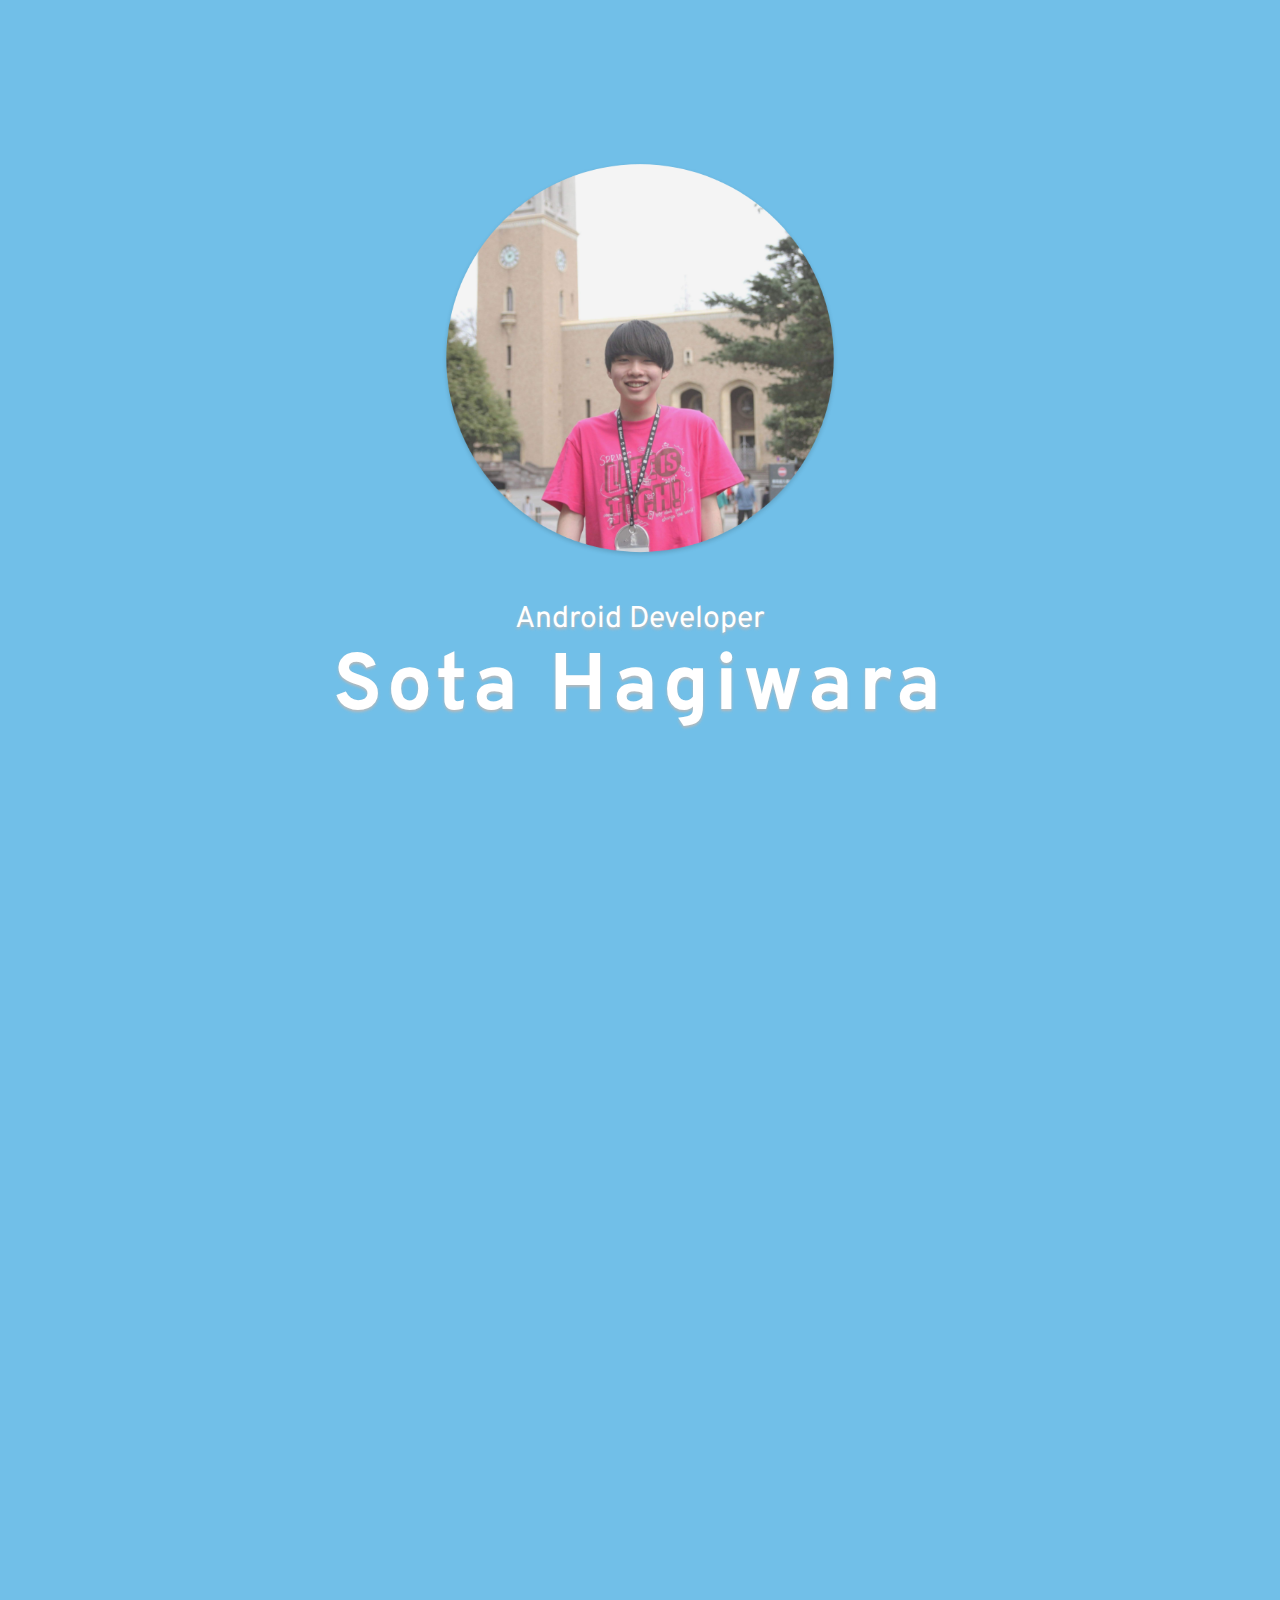
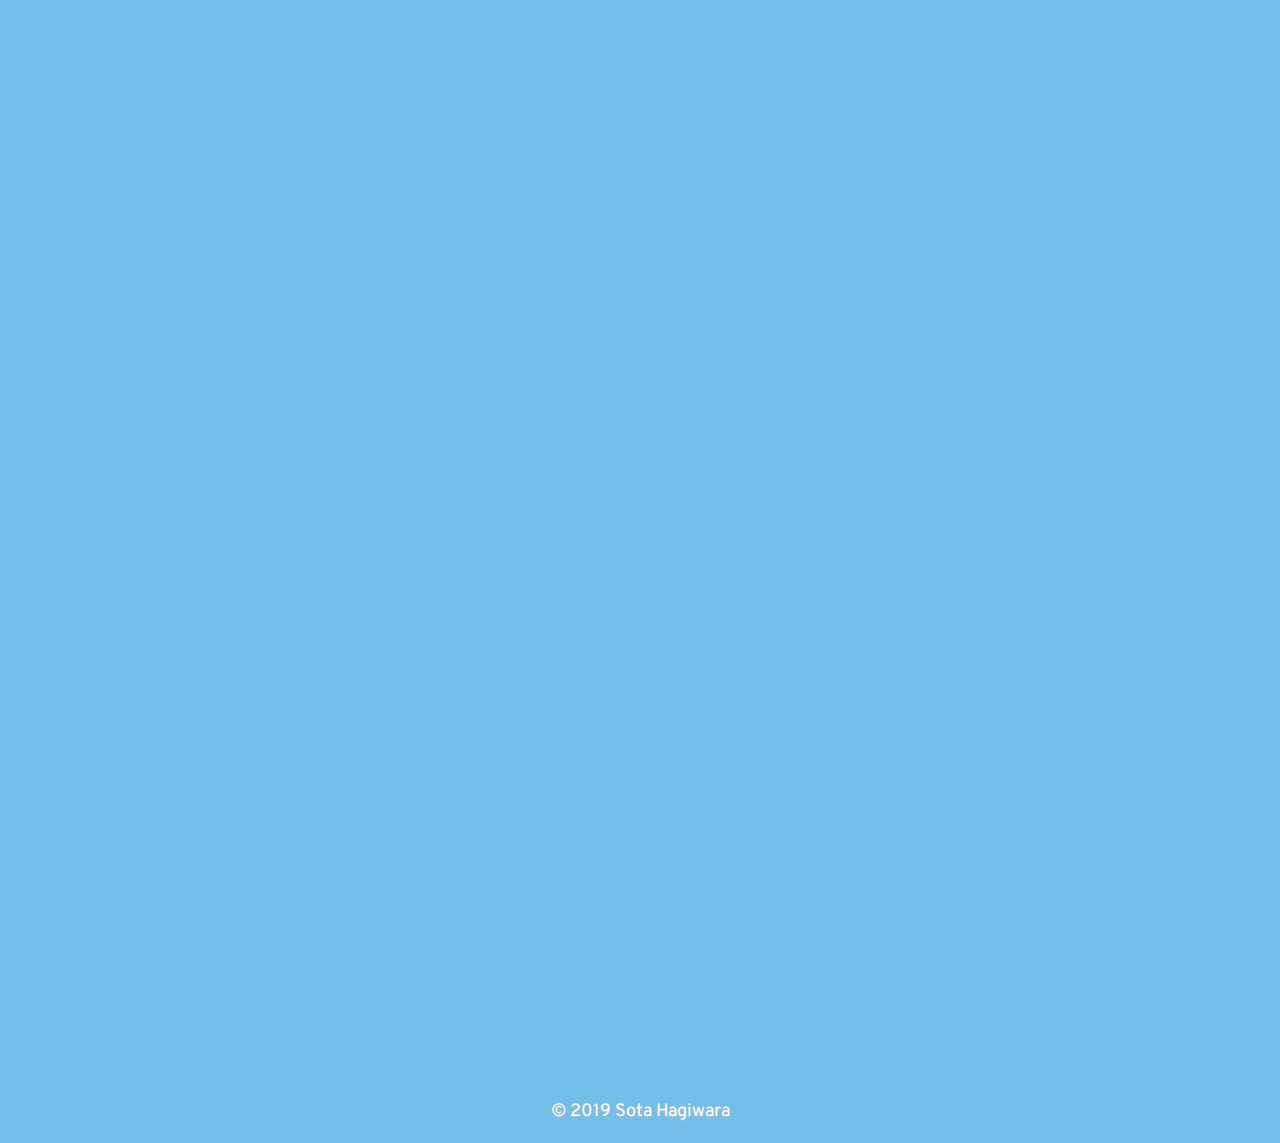
<file: index.html>
<!DOCTYPE html>
<html lang="jp">

<head>
    <meta charset="UTF-8">
    <title>Sota Hagiwara PortFolio</title>
    <link rel="apple-touch-icon" sizes="180x180" href="favicon/apple-touch-icon.png">
    <link rel="icon" type="image/png" sizes="32x32" href="favicon/favicon-32x32.png">
    <link rel="icon" type="image/png" sizes="16x16" href="favicon/favicon-16x16.png">
    <link rel="manifest" href="favicon/site.webmanifest">
    <link rel="mask-icon" href="favicon/safari-pinned-tab.svg" color="#5bbad5">
    <link rel="shortcut icon" href="favicon/favicon.ico">
    <meta name="msapplication-TileColor" content="#ffffff">
    <meta name="msapplication-config" content="favicon/browserconfig.xml">
    <meta name="theme-color" content="#ffffff">

    <meta property="og:url" content="https://soprog.me/" />
    <meta property="og:title" content="Sota Hagiwara PortFolio" />
    <meta property="og:image" content="https://soprog.me/ogp/ogp.png" />
    <meta property="og:description" content="Sota Hagiwaraのポートフォリオサイトです。" />

    <meta name="twitter:card" content="summary_large_image" />
    <meta name="twitter:site" content="@___soprog" />

    <meta property="fb:app_id" content="322604801733327" />
    <script src="https://ajax.googleapis.com/ajax/libs/jquery/2.1.4/jquery.min.js"></script>
    <link href="https://fonts.googleapis.com/css?family=Noto+Sans+JP:500,300|Overpass:400,900" rel="stylesheet">
    <link rel="stylesheet" href="css/index.css">

</head>

<body>
    <div class="top">
        <img src="img/my_image.png">
        <p>Android Developer</p>
        <h1>Sota Hagiwara</h1>
    </div>
    <div class="profile">
        <h6>Profile</h6>
        <p>16 years old</p>
        <p>N High School</p>
        <p>Android Developer</p>
        <h6>skills</h6>
        <div class="skillcontainer">
            <div class="skill">
                <h4>Kotlin</h4>
                <p><span>★★</span>★</p>
            </div>
            <div class="skill">
                <h4>Android</h4>
                <p><span>★★</span>☆</p>
            </div>
            <div class="skill">
                <h4>Java</h4>
                <p><span>★★</span>☆</p>
            </div>
        </div>
    </div>
    <div class="works">
        <h6>Works</h6>
        <div class="workscontainer">
            <a href="colorcode.html">
                <div class="work">
                    <h4>ColorCode</h4>
                    <img src="img/image1.svg">
                </div>
            </a>
            <div class="work">
                <h4>comming soon</h4>
            </div>
            <div class="work">
                <h4>comming soon</h4>
            </div>
        </div>
    </div>
    <div class="sns">
        <div class="snscontainer">
            <a href="https://www.facebook.com/profile.php?id=100022591183285" target="_blank"> <img src="img/facebook.svg"></a>
            <a href="https://github.com/souta0104" target="_blank"> <img src=img/github.svg> </a> <a href="https://twitter.com/___soprog" target="_blank"> <img src="img/twitter.svg"></a>
        </div>
    </div>
    <footer>
        <p>© 2019 Sota Hagiwara</p>
    </footer>
    <script src="js/index.js"></script>
</body>

</html>
</file>
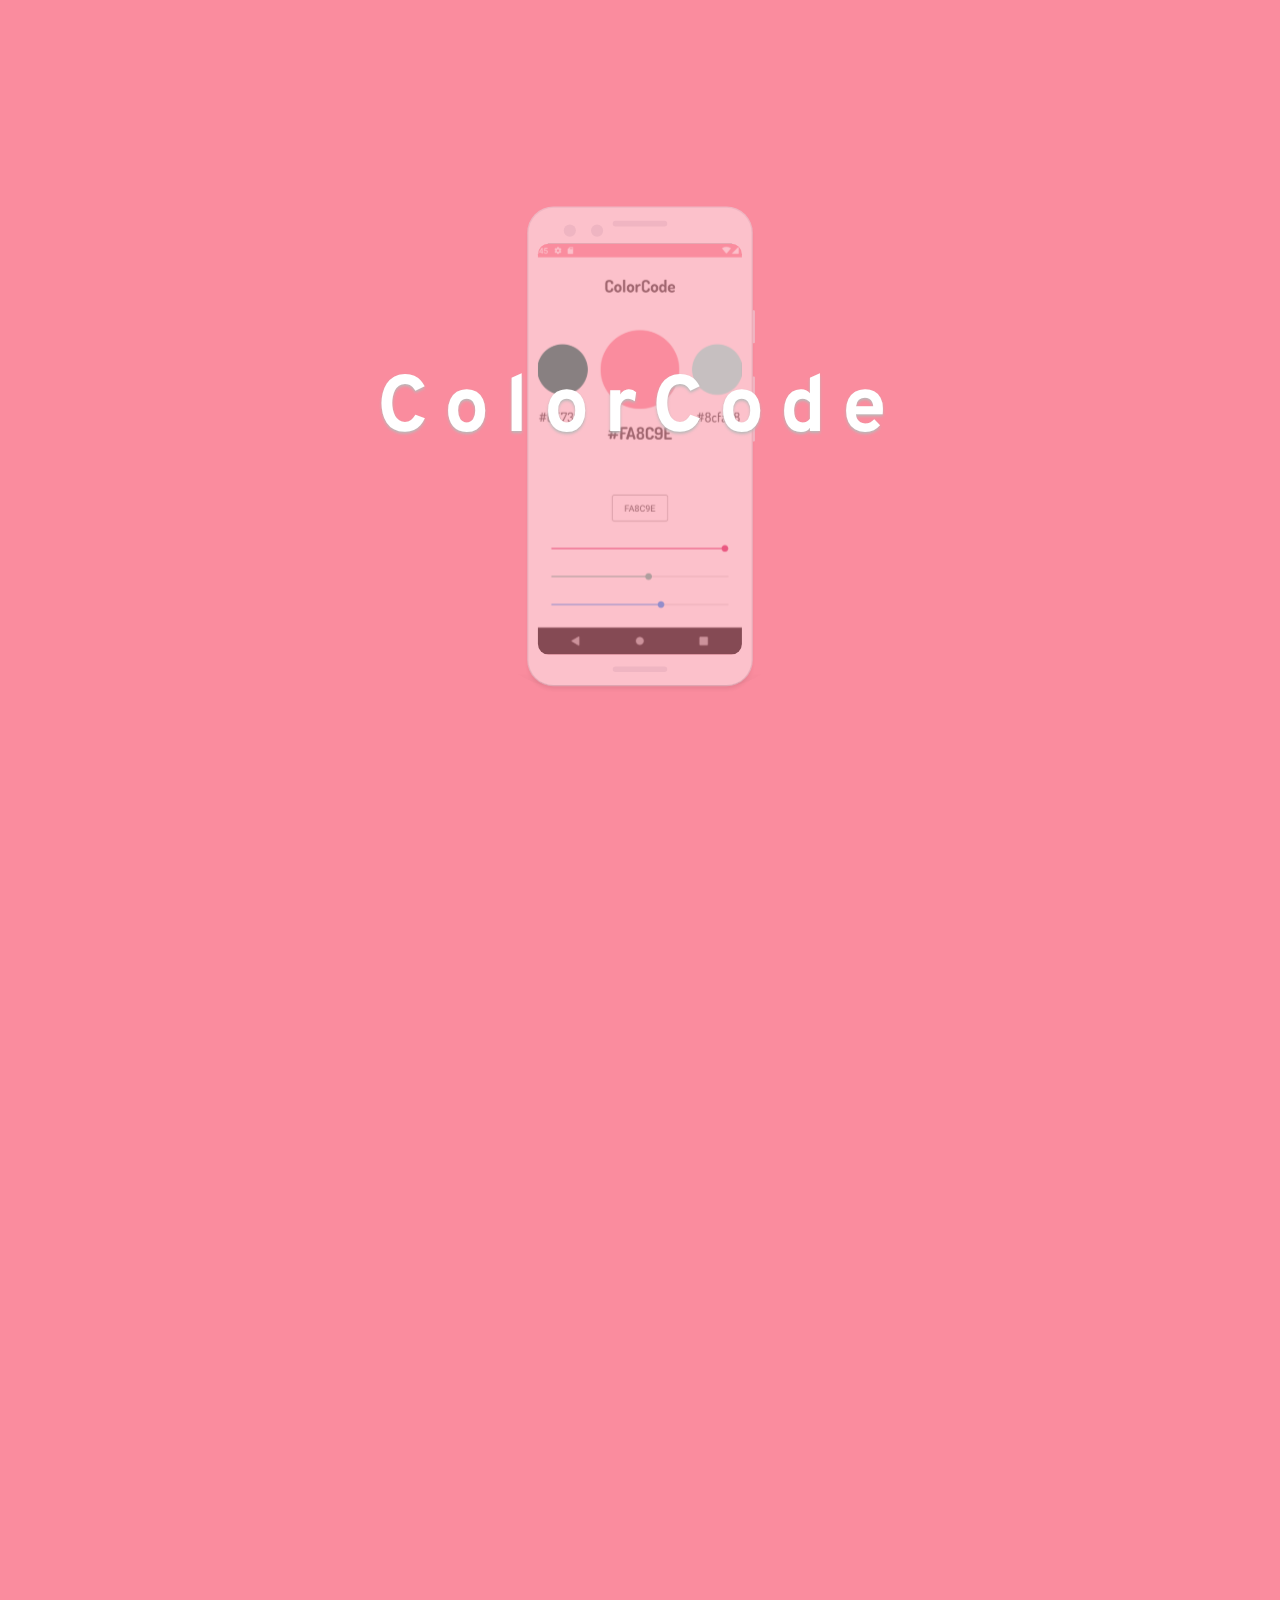
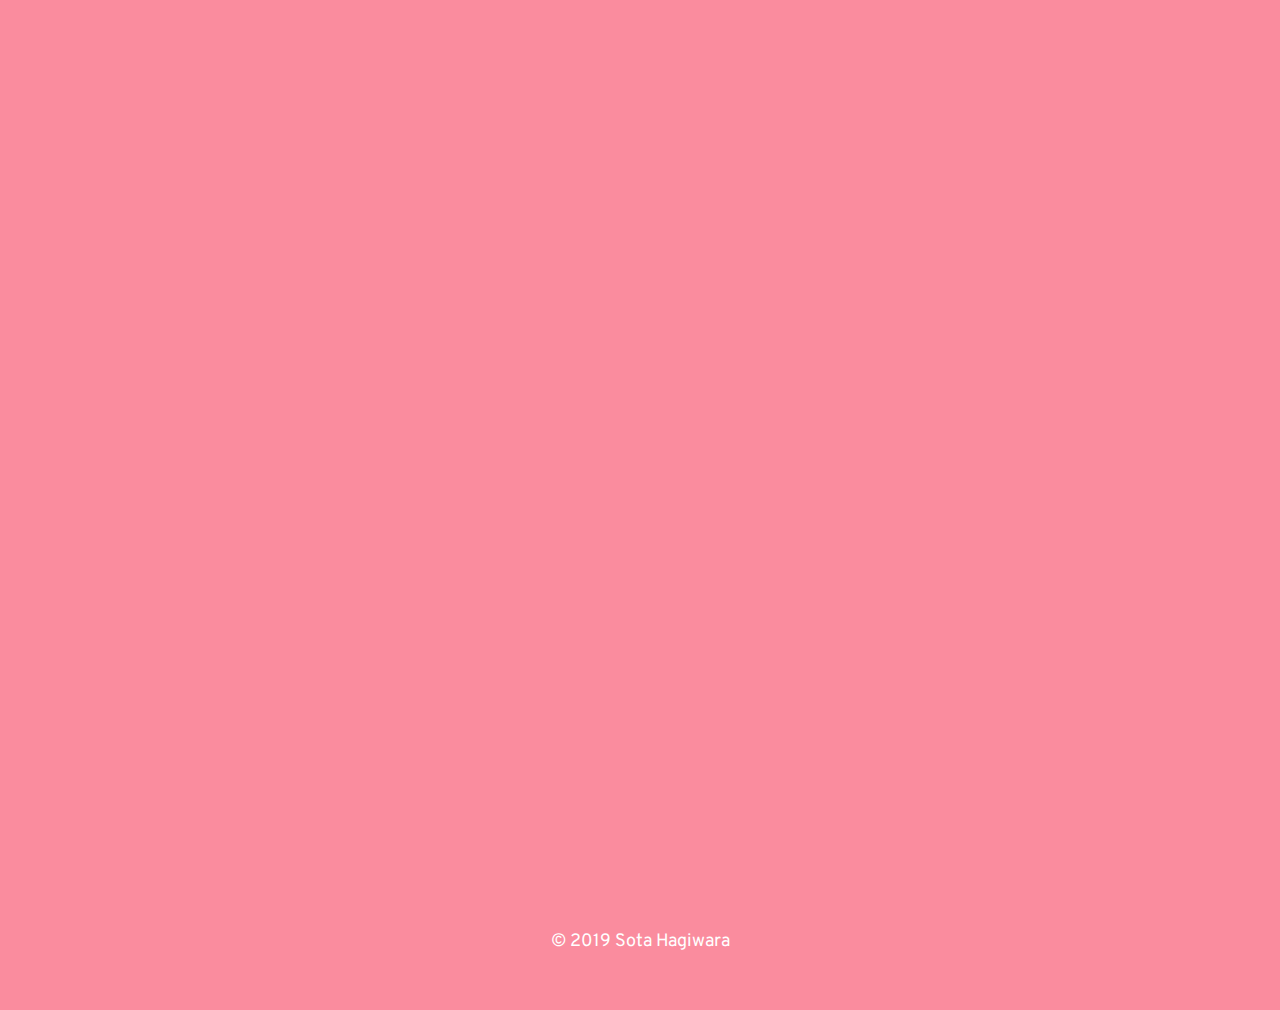
<file: colorcode.html>
<!DOCTYPE html>
<html lang="en">

<head>
    <meta charset="UTF-8">
    <title>ColorCode - Sota Hagiwara PortFolio</title>
    <link rel="apple-touch-icon" sizes="180x180" href="favicon/apple-touch-icon.png">
    <link rel="icon" type="image/png" sizes="32x32" href="favicon/favicon-32x32.png">
    <link rel="icon" type="image/png" sizes="16x16" href="favicon/favicon-16x16.png">
    <link rel="manifest" href="favicon/site.webmanifest">
    <link rel="mask-icon" href="favicon/safari-pinned-tab.svg" color="#5bbad5">
    <link rel="shortcut icon" href="favicon/favicon.ico">
    <meta name="msapplication-TileColor" content="#ffffff">
    <meta name="msapplication-config" content="favicon/browserconfig.xml">
    <meta name="theme-color" content="#ffffff">

    <meta property="og:url" content="https://soprog.me/" />
    <meta property="og:title" content="ColorCode - Sota Hagiwara PortFolio" />
    <meta property="og:image" content="https://soprog.me/ogp/ogp.png" />
    <meta property="og:description" content="Sota Hagiwaraのポートフォリオサイトです。" />


    <meta name="twitter:card" content="summary_large_image" />
    <meta name="twitter:site" content="@___soprog" />
    <meta property="fb:app_id" content="322604801733327" />
    <script src="https://ajax.googleapis.com/ajax/libs/jquery/2.1.4/jquery.min.js"></script>
    <link href="https://fonts.googleapis.com/css?family=Noto+Sans+JP:500,300|Overpass:400,900" rel="stylesheet">
    <link rel="stylesheet" href="css/colorcode.css">
</head>

<body>
    <div class="top">
        <h1>ColorCode</h1>
        <img src="img/image1.svg">
    </div>
    <div class="center">
        <div class="discriptionLeft">
            <h4 class="appType">
                AndroidApp
            </h4>
            <h2 class="apptitle">
                ColorCode
            </h2>
            <p class="discription">
                このアプリはカラーコードを<br>
                入力していただくことで<br />
                すぐに色が確認できるアプリです。<br>
                色を探したり<br />
                色の表示の仕方を簡単に確認できます。<br><br>
                使い方はシンプル<br>
                スライドしてRGBを選択、<br>
                または直接カラーコードを入力<br>
                色をタップしてカラーコードをコピー<br>
            </p>
        </div>
        <img class="appImage" src="img/image2.svg">
    </div>
    <div class="bottom">
        <a href="https://github.com/souta0104/ColorCode" target="_blank">
            <img src="img/image3.svg">
            <p>Source Code</p>
        </a>
        <a href="" target="_blank">
            <img src="img/googleplay.svg">
            <p>Download</p>
        </a>
    </div>
    <footer>
        <p>© 2019 Sota Hagiwara</p>
    </footer>
    <script src="js/colorcode.js"></script>
</body>

</html>
</file>
<file: css/index.css>
* {
    margin: 0;
    padding: 0;
}


body {
    color: #fff;
    width: 100%;
    background: #71BFE8;
    font-family: 'Noto Sans JP', sans-serif;
    text-shadow: 0 2px 3px #B9B9B9;
}

.top {
    font-family: 'Overpass', sans-serif;
    height: 100vh;
    width: 100vw;
    display: flex;
    flex-direction: column;
    flex-wrap: wrap;
    justify-content: center;
    align-items: center;
    transform: translate(0, 80px);
    transition: all 1000ms;
    opacity: 0;
}

.top.fadein,
.profile.fadein,
.works.fadein {
    opacity: 1;
    transform: translate(0, 0);
}

.top img {
    display: block;
    width: 400px;
}

.top p,
h1 {
    font-family: 'Overpass', sans-serif;
    text-shadow: 0 2px 3px #B9B9B9;
}

.top p {
    margin-top: 40px;
    font-size: 30px;
}

.top h1 {
    font-size: 80px;
    letter-spacing: 0.07em;
}

.profile {
    height: 100vh;
    width: 100vw;
    display: flex;
    flex-direction: column;
    flex-wrap: wrap;
    justify-content: center;
    align-items: center;
    font-family: 'Overpass', sans-serif;
    transform: translate(0, 30px);
    transition: all 1000ms;
    opacity: 0;
}

.profile > p {
    font-size: 40px;
}

.profile > h6,
.works > h6 {
    background: #FA97A7;
    border-radius: 100px;
    padding: 4px 50px;
    font-size: 40px;
    font-style: normal;
}

.profile > p:nth-child(2),
.works > h6 {
    margin-top: 40px;
}

.profile > h6:nth-child(5) {
    font-size: 30px;
    margin-top: 50px;
    margin-bottom: 10px;
}

.skill,
.work {
    display: flex;
    flex-direction: column;
    flex-wrap: wrap;
    justify-content: center;
    align-items: center;
    width: 240px;
    height: 240px;
    background: #F0B4BE;
    border-radius: 1000px;
    filter: drop-shadow(0 3px 4px rgba(0, 0, 0, 16%));
}

.skillcontainer h4 {
    font-size: 50px;
    letter-spacing: 0.04em;
}

.skillcontainer span {
    letter-spacing: 0.8em;

}

.skillcontainer {
    margin-top: 30px;
    width: 100%;
    display: flex;
    justify-content: space-around;
    align-items: center;
}

.skillcontainer .skill:first-child,
.work:first-child {
    background: #FA97A7;

}

.works {
    height: 100vh;
    width: 100vw;
    display: flex;
    flex-direction: column;
    flex-wrap: wrap;
    justify-content: center;
    align-items: center;
    font-family: 'Overpass', sans-serif;
    transform: translate(0, 30px);
    transition: all 1000ms;
    opacity: 0;
}

.workscontainer {
    margin-top: 30px;
    width: 100%;
    display: flex;
    justify-content: space-around;
    align-items: center;
}

.works h6 {
    margin-bottom: 60px;
}

.work {
    transition: 1s;
    position: relative;
    background: #BFBFBF;
}

.work:first-child:hover {
    background: #FFC7D0;
    transition: 1s;
}

.work img {
    position: absolute;
    bottom: 46px;
    width: 80px;
    left: 80px;
    padding-bottom: 0;
}

.work h4 {
    color: #fff;
    font-size: 30px;
    text-decoration-line: none;
}

a > .work > h4 {
    z-index: 1;
    position: absolute;
    top: 90px;
    left: 46px;
}

footer {
    width: 100%;
}

footer p {
    display: flex;
    margin-bottom: 20px;
    justify-content: center;
    font-size: 18px;
    color: #fff;
    font-family: 'Overpass', sans-serif;
}

.sns {
    height: 200px;
    width: 100vw;
    display: flex;
    flex-direction: column;
    flex-wrap: wrap;
    justify-content: center;
    align-items: center;

}

.snscontainer {
    background: #fff;
    border-radius: 20px;
    display: flex;
    justify-content: center;
    align-items: center;
}

.snscontainer a {
    margin: 20px 40px;
    margin-top: 30px;

}

.snscontainer img {
    height: 80px;
    transition: 0.6s;
}

.snscontainer img:hover {
    opacity: 0.6;
    transition: 1s;
}

.snscontainer img :last-child {
    padding-right: 20px;
}
</file>
<file: css/colorcode.css>
* {
    margin: 0;
    padding: 0;
}

body {
    width: 100%;
    background: #FA8C9E;
    font-family: 'Noto Sans JP', sans-serif;
}

.top {
    position: relative;
    display: flex;
    height: 100vh;
    justify-content: center;
    align-items: center;
    font-size: 40px;
    letter-spacing: 0.4em;
    font-family: 'Overpass', sans-serif;
    transform: translate(0, 80px);
    transition: all 1000ms;
    opacity: 0;
}

.top.fadein,
.center.fadein,
.bottom.fadein {
    opacity: 1;
    transform: translate(0, 0);
}

.top h1 {
    margin: 0px;
    top: 40%;
    position: absolute;
    color: #fff;
    text-shadow: 0 2px 3px #B9B9B9;

}

.top img {
    display: block;
    width: 280px;
}

.center {
    width: 100%;
    display: inline-flex;
    height: 100vh;
    justify-content: center;
    align-items: center;
    transform: translate(0, 80px);
    transition: all 1000ms;
    opacity: 0;
}

.center img {
    display: block;
    width: 360px;
}

/*
#discriptionRight {
    font-size: 22px;
    color: #fff;
    margin: 0 30px;
    float: left;
    line-height: 40px;
    font-style: normal;
    width: 200px;
}
*/

.discriptionLeft {
    text-align: center;
    font-size: 22px;
    color: #fff;
    margin-right: 30px;
    font-style: normal;
    width: 400px;
}

.apptitle {
    font-size: 40px;
    letter-spacing: 0.2em;

}

.appType {
    letter-spacing: 0.2em;
}

.discription {
    font-size: 14px;
    line-height: 28px;
    letter-spacing: 0.2em;
    font-style: normal;
}

.bottom {
    width: 100%;
    height: 100vh;
    display: inline-flex;
    height: 730px;
    justify-content: center;
    align-items: center;
    transform: translate(0, 80px);
    transition: all 1000ms;
    opacity: 0;
}

.bottom a:hover {
    background: #CBF5E3;
    filter: drop-shadow(0 12px 6px rgba(0, 0, 0, 16%));

}

.bottom img {
    width: 130px;
    display: block;
    margin: 0 auto;
}

.bottom a:last-child img {
    width: 110px;
}

.bottom a {
    width: 150px;
    margin: 0 50px;
    transition: all .1s;
    padding: 30px;
    border-radius: 20px;
    font-size: 20px;
    font-family: 'Overpass', sans-serif;
    color: #fff;
    background: #83c8ab;
    text-decoration-line: none;
    filter: drop-shadow(0 6px 6px rgba(0, 0, 0, 16%));
}

.bottom p {
    text-align: center;
    margin-top: 10px;
    padding: 0;
}

footer {
    width: 100%;
}

footer p {
    display: flex;
    margin-bottom: 20px;
    justify-content: center;
    font-size: 18px;
    color: #fff;
    font-family: 'Overpass', sans-serif;
}
</file>
